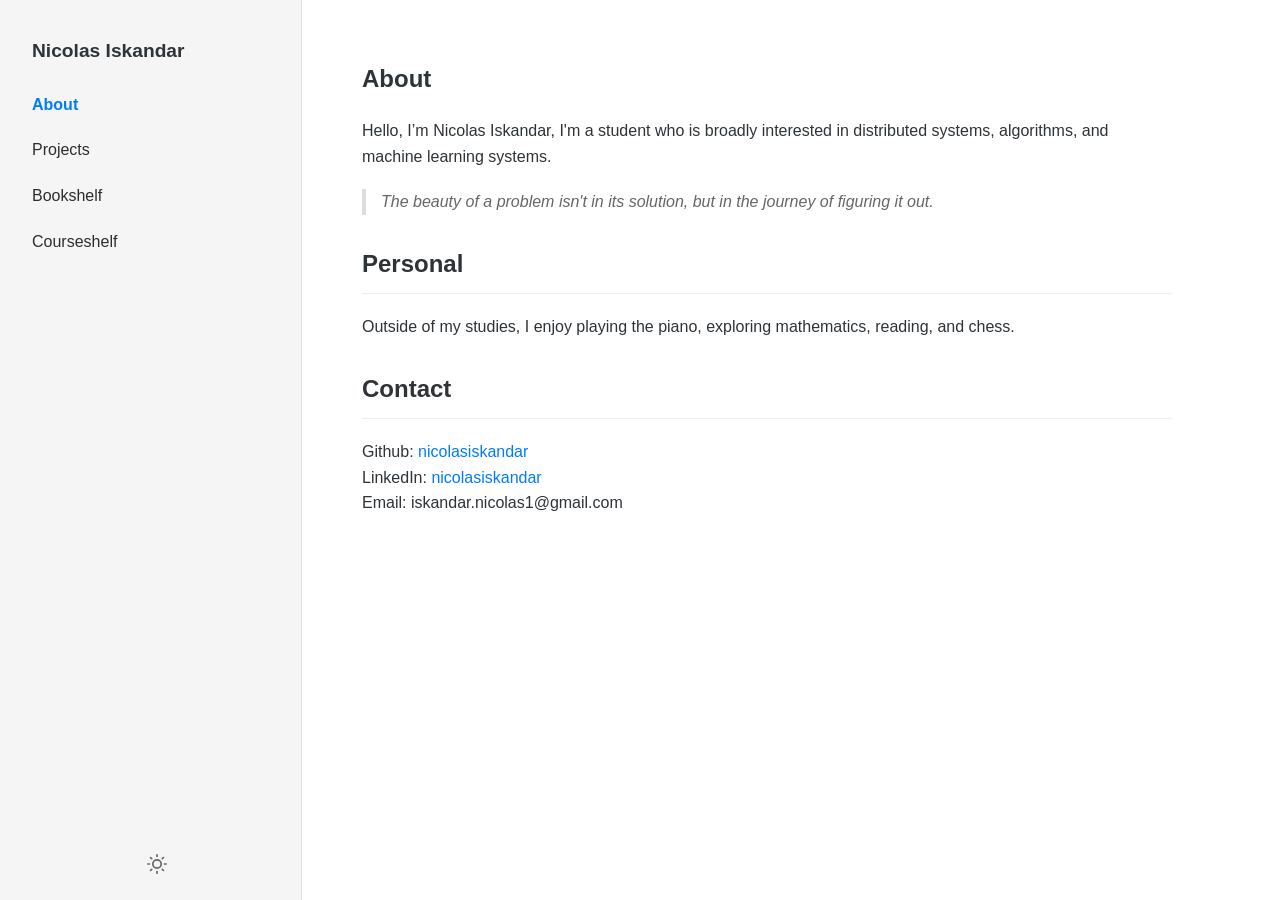
<file: public/about.html>
<!doctype html>
<html lang="en">

<head>
  <meta charset="UTF-8" />
  <meta name="viewport" content="width=device-width, initial-scale=1.0" />
  <title>About - Nicolas Iskandar</title>
  <meta name="color-scheme" content="light dark" />
  <script>
    (function () {
      try {
        var stored = localStorage.getItem("theme");
        document.documentElement.dataset.theme =
          stored === "light" || stored === "dark"
            ? stored
            : (window.matchMedia("(prefers-color-scheme: dark)").matches ? "dark" : "light");
      } catch (e) {}
    })();
  </script>
  <link rel="icon" href="assets/icon.jpg" />
  <link rel="stylesheet" href="style.css" />
</head>

<body>
  <div class="container">
    <div class="mobile-header">
      <button class="burger-menu" aria-label="Toggle navigation">☰</button>
      <a href="about.html" class="mobile-identity">
        <span>Nicolas Iskandar</span>
      </a>
      <button class="theme-toggle" data-theme-toggle type="button" aria-label="Switch to dark mode" aria-pressed="false">
        <svg class="theme-icon theme-icon-sun" viewBox="0 0 24 24" fill="none" stroke="currentColor" stroke-width="2" stroke-linecap="round" stroke-linejoin="round" aria-hidden="true" focusable="false">
          <circle cx="12" cy="12" r="5"></circle>
          <line x1="12" y1="1" x2="12" y2="3"></line>
          <line x1="12" y1="21" x2="12" y2="23"></line>
          <line x1="4.22" y1="4.22" x2="5.64" y2="5.64"></line>
          <line x1="18.36" y1="18.36" x2="19.78" y2="19.78"></line>
          <line x1="1" y1="12" x2="3" y2="12"></line>
          <line x1="21" y1="12" x2="23" y2="12"></line>
          <line x1="4.22" y1="19.78" x2="5.64" y2="18.36"></line>
          <line x1="18.36" y1="5.64" x2="19.78" y2="4.22"></line>
        </svg>
        <svg class="theme-icon theme-icon-moon" viewBox="0 0 24 24" fill="none" stroke="currentColor" stroke-width="2" stroke-linecap="round" stroke-linejoin="round" aria-hidden="true" focusable="false">
          <path d="M21 12.79A9 9 0 1 1 11.21 3 7 7 0 0 0 21 12.79z"></path>
        </svg>
      </button>
    </div>

    <div class="sidebar">
      <div class="desktop-sidebar-header">
        <a href="about.html" class="sidebar-image">
          <span class="sidebar-title">Nicolas Iskandar</span>
        </a>
      </div>
      <div class="nav-links">
        <a href="about.html" class="nav-item active">About</a>
        <a href="projects.html" class="nav-item">Projects</a>
        <a href="bookshelf.html" class="nav-item">Bookshelf</a>
        <a href="courseshelf.html" class="nav-item">Courseshelf</a>
      </div>
      <button class="theme-toggle" data-theme-toggle type="button" aria-label="Switch to dark mode" aria-pressed="false">
        <svg class="theme-icon theme-icon-sun" viewBox="0 0 24 24" fill="none" stroke="currentColor" stroke-width="2" stroke-linecap="round" stroke-linejoin="round" aria-hidden="true" focusable="false">
          <circle cx="12" cy="12" r="5"></circle>
          <line x1="12" y1="1" x2="12" y2="3"></line>
          <line x1="12" y1="21" x2="12" y2="23"></line>
          <line x1="4.22" y1="4.22" x2="5.64" y2="5.64"></line>
          <line x1="18.36" y1="18.36" x2="19.78" y2="19.78"></line>
          <line x1="1" y1="12" x2="3" y2="12"></line>
          <line x1="21" y1="12" x2="23" y2="12"></line>
          <line x1="4.22" y1="19.78" x2="5.64" y2="18.36"></line>
          <line x1="18.36" y1="5.64" x2="19.78" y2="4.22"></line>
        </svg>
        <svg class="theme-icon theme-icon-moon" viewBox="0 0 24 24" fill="none" stroke="currentColor" stroke-width="2" stroke-linecap="round" stroke-linejoin="round" aria-hidden="true" focusable="false">
          <path d="M21 12.79A9 9 0 1 1 11.21 3 7 7 0 0 0 21 12.79z"></path>
        </svg>
      </button>
    </div>
    <div class="main-content">
      <section>
        <h1>About</h1>

        <p>
          Hello, I’m Nicolas Iskandar, I'm a student who is broadly interested
          in distributed systems, algorithms, and machine learning systems.
        </p>

        <blockquote>
          <p>
            The beauty of a problem isn't in its solution, but in the journey
            of figuring it out.
          </p>
        </blockquote>

      </section>

      <section>
        <h2>Personal</h2>
        <p>
          Outside of my studies, I enjoy playing the piano, exploring mathematics, reading, and chess.
        </p>
      </section>

      <section>
        <h2>Contact</h2>
        <p>
          Github:
          <a href="https://github.com/nicolasiskandar" target="_blank">nicolasiskandar</a><br />
          LinkedIn:
          <a href="https://www.linkedin.com/in/nicolasiskandar/" target="_blank">nicolasiskandar</a><br />
          Email: iskandar.nicolas1@gmail.com<br />
        </p>
      </section>
    </div>
  </div>
  <script src="script.js"></script>
</body>

</html>
</file>
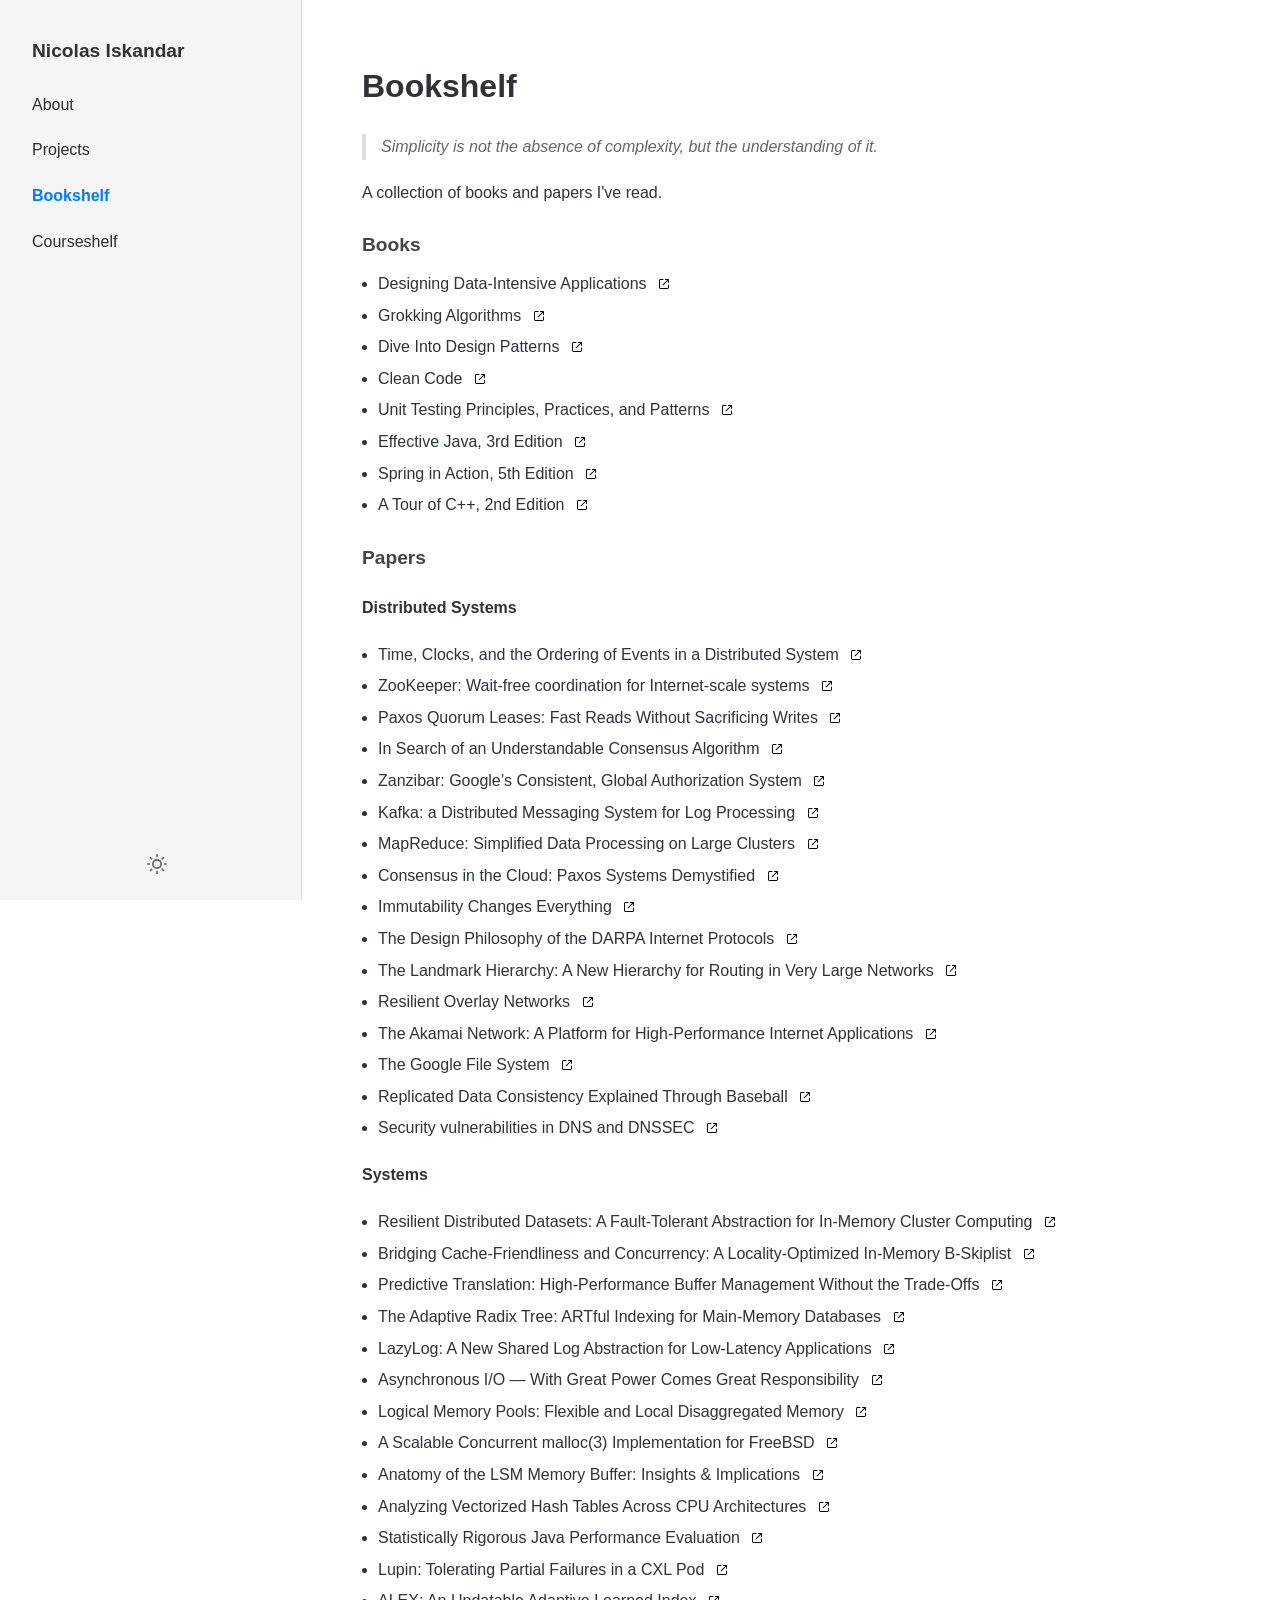
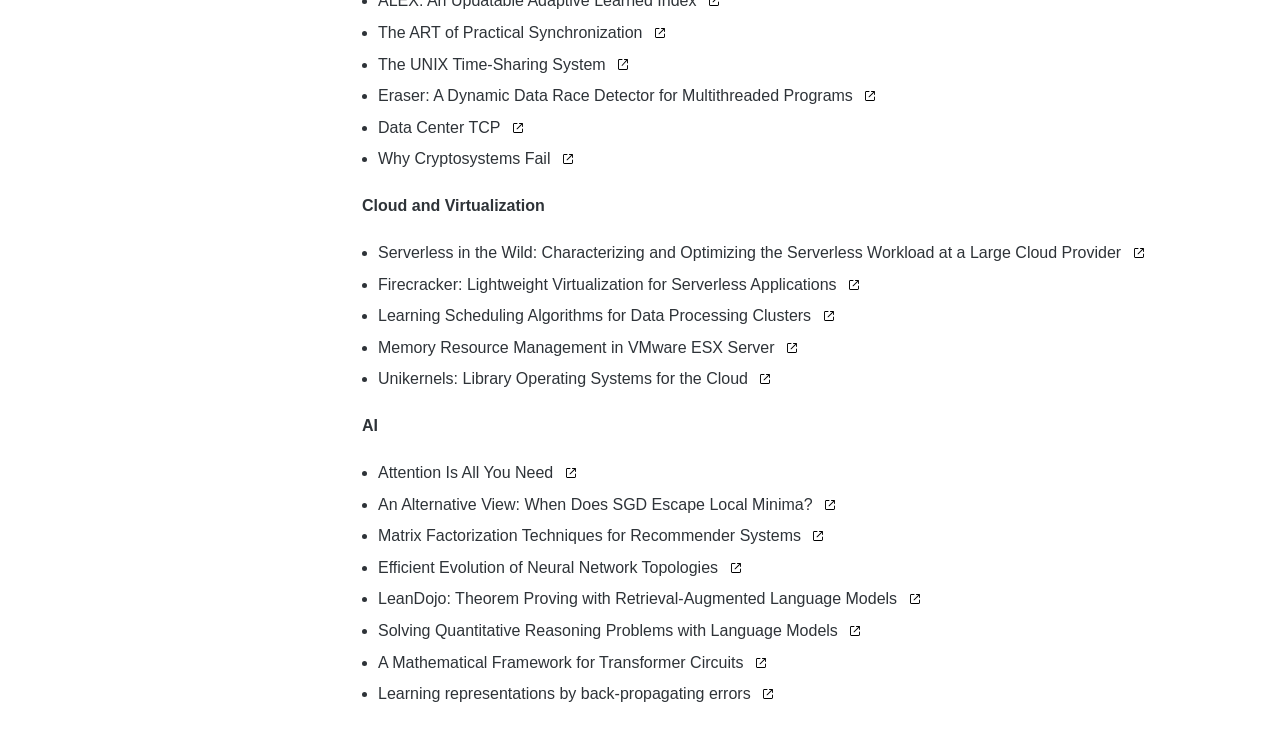
<file: public/bookshelf.html>
<!doctype html>
<html lang="en">

<head>
  <meta charset="UTF-8" />
  <meta name="viewport" content="width=device-width, initial-scale=1.0" />
  <title>Bookshelf - Nicolas Iskandar</title>
  <meta name="color-scheme" content="light dark" />
  <script>
    (function () {
      try {
        var stored = localStorage.getItem("theme");
        document.documentElement.dataset.theme =
          stored === "light" || stored === "dark"
            ? stored
            : (window.matchMedia("(prefers-color-scheme: dark)").matches ? "dark" : "light");
      } catch (e) {}
    })();
  </script>
  <link rel="icon" href="assets/icon.jpg" />
  <link rel="stylesheet" href="style.css" />
</head>

<body>
  <div class="container">
    <div class="mobile-header">
      <button class="burger-menu" aria-label="Toggle navigation">☰</button>
      <a href="about.html" class="mobile-identity">
        <span>Nicolas Iskandar</span>
      </a>
      <button class="theme-toggle" data-theme-toggle type="button" aria-label="Switch to dark mode" aria-pressed="false">
        <svg class="theme-icon theme-icon-sun" viewBox="0 0 24 24" fill="none" stroke="currentColor" stroke-width="2" stroke-linecap="round" stroke-linejoin="round" aria-hidden="true" focusable="false">
          <circle cx="12" cy="12" r="5"></circle>
          <line x1="12" y1="1" x2="12" y2="3"></line>
          <line x1="12" y1="21" x2="12" y2="23"></line>
          <line x1="4.22" y1="4.22" x2="5.64" y2="5.64"></line>
          <line x1="18.36" y1="18.36" x2="19.78" y2="19.78"></line>
          <line x1="1" y1="12" x2="3" y2="12"></line>
          <line x1="21" y1="12" x2="23" y2="12"></line>
          <line x1="4.22" y1="19.78" x2="5.64" y2="18.36"></line>
          <line x1="18.36" y1="5.64" x2="19.78" y2="4.22"></line>
        </svg>
        <svg class="theme-icon theme-icon-moon" viewBox="0 0 24 24" fill="none" stroke="currentColor" stroke-width="2" stroke-linecap="round" stroke-linejoin="round" aria-hidden="true" focusable="false">
          <path d="M21 12.79A9 9 0 1 1 11.21 3 7 7 0 0 0 21 12.79z"></path>
        </svg>
      </button>
    </div>

    <div class="sidebar">
      <div class="desktop-sidebar-header">
        <a href="about.html" class="sidebar-image">
          <span class="sidebar-title">Nicolas Iskandar</span>
        </a>
      </div>
      <div class="nav-links">
        <a href="about.html" class="nav-item">About</a>
        <a href="projects.html" class="nav-item">Projects</a>
        <a href="bookshelf.html" class="nav-item active">Bookshelf</a>
        <a href="courseshelf.html" class="nav-item">Courseshelf</a>
      </div>
      <button class="theme-toggle" data-theme-toggle type="button" aria-label="Switch to dark mode" aria-pressed="false">
        <svg class="theme-icon theme-icon-sun" viewBox="0 0 24 24" fill="none" stroke="currentColor" stroke-width="2" stroke-linecap="round" stroke-linejoin="round" aria-hidden="true" focusable="false">
          <circle cx="12" cy="12" r="5"></circle>
          <line x1="12" y1="1" x2="12" y2="3"></line>
          <line x1="12" y1="21" x2="12" y2="23"></line>
          <line x1="4.22" y1="4.22" x2="5.64" y2="5.64"></line>
          <line x1="18.36" y1="18.36" x2="19.78" y2="19.78"></line>
          <line x1="1" y1="12" x2="3" y2="12"></line>
          <line x1="21" y1="12" x2="23" y2="12"></line>
          <line x1="4.22" y1="19.78" x2="5.64" y2="18.36"></line>
          <line x1="18.36" y1="5.64" x2="19.78" y2="4.22"></line>
        </svg>
        <svg class="theme-icon theme-icon-moon" viewBox="0 0 24 24" fill="none" stroke="currentColor" stroke-width="2" stroke-linecap="round" stroke-linejoin="round" aria-hidden="true" focusable="false">
          <path d="M21 12.79A9 9 0 1 1 11.21 3 7 7 0 0 0 21 12.79z"></path>
        </svg>
      </button>
    </div>
    <div class="main-content">
      <h1>Bookshelf</h1>

      <section>
        <blockquote>
          <p>
            Simplicity is not the absence of complexity, but the understanding
            of it.
          </p>
        </blockquote>

        <!-- CONTENT_START -->
          <p>A collection of books and papers I've read.</p>

          <div class="bookshelf-category">
            <h3>Books</h3>
            <ul class="resource-list">
              <li>
                <span class="resource-name">Designing Data-Intensive Applications</span>
                                <a href="https://www.oreilly.com/library/view/designing-data-intensive-applications/9781491903063/" class="resource-link" target="_blank" title="Open Link">
                  <img src="assets/link.svg" alt="Link" />
                </a>
              </li>
              <li>
                <span class="resource-name">Grokking Algorithms</span>
                                <a href="https://www.oreilly.com/library/view/grokking-algorithms/9781617292231/" class="resource-link" target="_blank" title="Open Link">
                  <img src="assets/link.svg" alt="Link" />
                </a>
              </li>
              <li>
                <span class="resource-name">Dive Into Design Patterns</span>
                                <a href="https://refactoring.guru/design-patterns/book" class="resource-link" target="_blank" title="Open Link">
                  <img src="assets/link.svg" alt="Link" />
                </a>
              </li>
              <li>
                <span class="resource-name">Clean Code</span>
                                <a href="https://www.amazon.com/Clean-Code-Handbook-Software-Craftsmanship/dp/0132350882" class="resource-link" target="_blank" title="Open Link">
                  <img src="assets/link.svg" alt="Link" />
                </a>
              </li>
              <li>
                <span class="resource-name">Unit Testing Principles, Practices, and Patterns</span>
                                <a href="https://www.oreilly.com/library/view/unit-testing-principles/9781617296277/" class="resource-link" target="_blank" title="Open Link">
                  <img src="assets/link.svg" alt="Link" />
                </a>
              </li>
              <li>
                <span class="resource-name">Effective Java, 3rd Edition</span>
                                <a href="https://www.oreilly.com/library/view/effective-java-3rd/9780134686097/" class="resource-link" target="_blank" title="Open Link">
                  <img src="assets/link.svg" alt="Link" />
                </a>
              </li>
              <li>
                <span class="resource-name">Spring in Action, 5th Edition</span>
                                <a href="https://www.oreilly.com/library/view/spring-in-action/9781617294945/" class="resource-link" target="_blank" title="Open Link">
                  <img src="assets/link.svg" alt="Link" />
                </a>
              </li>
              <li>
                <span class="resource-name">A Tour of C++, 2nd Edition</span>
                                <a href="https://www.oreilly.com/library/view/a-tour-of/9780134998053/" class="resource-link" target="_blank" title="Open Link">
                  <img src="assets/link.svg" alt="Link" />
                </a>
              </li>
            </ul>
          </div>

          <div class="bookshelf-category">
            <h3>Papers</h3>

            <h4>Distributed Systems</h4>
            <ul class="resource-list">
              <li>
                <span class="resource-name">Time, Clocks, and the Ordering of Events in a Distributed System</span>
                                <a href="https://www.microsoft.com/en-us/research/uploads/prod/2016/12/Time-Clocks-and-the-Ordering-of-Events-in-a-Distributed-System.pdf" class="resource-link" target="_blank" title="Open Link">
                  <img src="assets/link.svg" alt="Link" />
                </a>
              </li>
              <li>
                <span class="resource-name">ZooKeeper: Wait-free coordination for Internet-scale systems</span>
                                <a href="https://www.usenix.org/legacy/event/atc10/tech/full_papers/Hunt.pdf" class="resource-link" target="_blank" title="Open Link">
                  <img src="assets/link.svg" alt="Link" />
                </a>
              </li>
              <li>
                <span class="resource-name">Paxos Quorum Leases: Fast Reads Without Sacrificing Writes</span>
                                <a href="https://dl.acm.org/doi/10.1145/2670979.2671001" class="resource-link" target="_blank" title="Open Link">
                  <img src="assets/link.svg" alt="Link" />
                </a>
              </li>
              <li>
                <span class="resource-name">In Search of an Understandable Consensus Algorithm</span>
                                <a href="https://raft.github.io/raft.pdf" class="resource-link" target="_blank" title="Open Link">
                  <img src="assets/link.svg" alt="Link" />
                </a>
              </li>
              <li>
                <span class="resource-name">Zanzibar: Google’s Consistent, Global Authorization System</span>
                                <a href="https://zanzibar.tech/" class="resource-link" target="_blank" title="Open Link">
                  <img src="assets/link.svg" alt="Link" />
                </a>
              </li>
              <li>
                <span class="resource-name">Kafka: a Distributed Messaging System for Log Processing</span>
                                <a href="https://notes.stephenholiday.com/Kafka.pdf" class="resource-link" target="_blank" title="Open Link">
                  <img src="assets/link.svg" alt="Link" />
                </a>
              </li>
              <li>
                <span class="resource-name">MapReduce: Simplified Data Processing on Large Clusters</span>
                                <a href="https://static.googleusercontent.com/media/research.google.com/en//archive/mapreduce-osdi04.pdf" class="resource-link" target="_blank" title="Open Link">
                  <img src="assets/link.svg" alt="Link" />
                </a>
              </li>
              <li>
                <span class="resource-name">Consensus in the Cloud: Paxos Systems Demystified</span>
                                <a href="https://cse.buffalo.edu/tech-reports/2016-02.orig.pdf" class="resource-link" target="_blank" title="Open Link">
                  <img src="assets/link.svg" alt="Link" />
                </a>
              </li>
              <li>
                <span class="resource-name">Immutability Changes Everything</span>
                                <a href="https://dl.acm.org/doi/pdf/10.1145/2844112" class="resource-link" target="_blank" title="Open Link">
                  <img src="assets/link.svg" alt="Link" />
                </a>
              </li>
              <li>
                <span class="resource-name">The Design Philosophy of the DARPA Internet Protocols</span>
                                <a href="http://ccr.sigcomm.org/archive/1995/jan95/ccr-9501-clark.pdf" class="resource-link" target="_blank" title="Open Link">
                  <img src="assets/link.svg" alt="Link" />
                </a>
              </li>
              <li>
                <span class="resource-name">The Landmark Hierarchy: A New Hierarchy for Routing in Very Large Networks</span>
                                <a href="https://www.cs.cornell.edu/people/francis/p35-tsuchiya.pdf" class="resource-link" target="_blank" title="Open Link">
                  <img src="assets/link.svg" alt="Link" />
                </a>
              </li>
              <li>
                <span class="resource-name">Resilient Overlay Networks</span>
                                <a href="https://web.archive.org/web/20251226045727/http://nms.lcs.mit.edu/papers/ron-sosp2001.pdf" class="resource-link" target="_blank" title="Open Link">
                  <img src="assets/link.svg" alt="Link" />
                </a>
              </li>
              <li>
                <span class="resource-name">The Akamai Network: A Platform for High-Performance Internet Applications</span>
                                <a href="https://www.akamai.com/site/en/documents/research-paper/the-akamai-network-a-platform-for-high-performance-internet-applications-technical-publication.pdf" class="resource-link" target="_blank" title="Open Link">
                  <img src="assets/link.svg" alt="Link" />
                </a>
              </li>
              <li>
                <span class="resource-name">The Google File System</span>
                                <a href="https://static.googleusercontent.com/media/research.google.com/en//archive/gfs-sosp2003.pdf" class="resource-link" target="_blank" title="Open Link">
                  <img src="assets/link.svg" alt="Link" />
                </a>
              </li>
              <li>
                <span class="resource-name">Replicated Data Consistency Explained Through Baseball</span>
                                <a href="https://www.microsoft.com/en-us/research/wp-content/uploads/2011/10/ConsistencyAndBaseballReport.pdf" class="resource-link" target="_blank" title="Open Link">
                  <img src="assets/link.svg" alt="Link" />
                </a>
              </li>
              <li>
                <span class="resource-name">Security vulnerabilities in DNS and DNSSEC</span>
                                <a href="http://www.chrismitchell.net/svidad.pdf" class="resource-link" target="_blank" title="Open Link">
                  <img src="assets/link.svg" alt="Link" />
                </a>
              </li>
            </ul>

            <h4>Systems</h4>
            <ul class="resource-list">
              <li>
                <span class="resource-name">Resilient Distributed Datasets: A Fault-Tolerant Abstraction for In-Memory Cluster Computing</span>
                                <a href="https://www.usenix.org/system/files/conference/nsdi12/nsdi12-final138.pdf" class="resource-link" target="_blank" title="Open Link">
                  <img src="assets/link.svg" alt="Link" />
                </a>
              </li>
              <li>
                <span class="resource-name">Bridging Cache-Friendliness and Concurrency: A Locality-Optimized In-Memory B-Skiplist</span>
                                <a href="https://arxiv.org/pdf/2507.21492v3" class="resource-link" target="_blank" title="Open Link">
                  <img src="assets/link.svg" alt="Link" />
                </a>
              </li>
              <li>
                <span class="resource-name">Predictive Translation: High-Performance Buffer Management Without the Trade-Offs</span>
                                <a href="https://db.in.tum.de/people/sites/zinsmeister/papers/predictive-translation.pdf" class="resource-link" target="_blank" title="Open Link">
                  <img src="assets/link.svg" alt="Link" />
                </a>
              </li>
              <li>
                <span class="resource-name">The Adaptive Radix Tree: ARTful Indexing for Main-Memory Databases</span>
                                <a href="https://db.in.tum.de/~leis/papers/ART.pdf" class="resource-link" target="_blank" title="Open Link">
                  <img src="assets/link.svg" alt="Link" />
                </a>
              </li>
              <li>
                <span class="resource-name">LazyLog: A New Shared Log Abstraction for Low-Latency Applications</span>
                                <a href="https://dassl-uiuc.github.io/pdfs/papers/lazylog.pdf" class="resource-link" target="_blank" title="Open Link">
                  <img src="assets/link.svg" alt="Link" />
                </a>
              </li>
              <li>
                <span class="resource-name">Asynchronous I/O — With Great Power Comes Great Responsibility</span>
                                <a href="https://arxiv.org/pdf/2411.16254" class="resource-link" target="_blank" title="Open Link">
                  <img src="assets/link.svg" alt="Link" />
                </a>
              </li>
              <li>
                <span class="resource-name">Logical Memory Pools: Flexible and Local Disaggregated Memory</span>
                                <a href="https://conferences.sigcomm.org/hotnets/2023/papers/hotnets23_amaro.pdf" class="resource-link" target="_blank" title="Open Link">
                  <img src="assets/link.svg" alt="Link" />
                </a>
              </li>
              <li>
                <span class="resource-name">A Scalable Concurrent malloc(3) Implementation for FreeBSD</span>
                                <a href="https://people.freebsd.org/~jasone/jemalloc/bsdcan2006/jemalloc.pdf" class="resource-link" target="_blank" title="Open Link">
                  <img src="assets/link.svg" alt="Link" />
                </a>
              </li>
              <li>
                <span class="resource-name">Anatomy of the LSM Memory Buffer: Insights & Implications</span>
                                <a href="https://dl.acm.org/doi/pdf/10.1145/3662165.3662766" class="resource-link" target="_blank" title="Open Link">
                  <img src="assets/link.svg" alt="Link" />
                </a>
              </li>
              <li>
                <span class="resource-name">Analyzing Vectorized Hash Tables Across CPU Architectures</span>
                                <a href="https://www.vldb.org/pvldb/vol16/p2755-bother.pdf" class="resource-link" target="_blank" title="Open Link">
                  <img src="assets/link.svg" alt="Link" />
                </a>
              </li>
              <li>
                <span class="resource-name">Statistically Rigorous Java Performance Evaluation</span>
                                <a href="https://dri.es/files/oopsla07-georges.pdf" class="resource-link" target="_blank" title="Open Link">
                  <img src="assets/link.svg" alt="Link" />
                </a>
              </li>
              <li>
                <span class="resource-name">Lupin: Tolerating Partial Failures in a CXL Pod</span>
                                <a href="https://www.cs.utexas.edu/~witchel/pubs/zhu24dimes-lupin.pdf" class="resource-link" target="_blank" title="Open Link">
                  <img src="assets/link.svg" alt="Link" />
                </a>
              </li>
              <li>
                <span class="resource-name">ALEX: An Updatable Adaptive Learned Index</span>
                                <a href="https://arxiv.org/pdf/1905.08898" class="resource-link" target="_blank" title="Open Link">
                  <img src="assets/link.svg" alt="Link" />
                </a>
              </li>
              <li>
                <span class="resource-name">The ART of Practical Synchronization</span>
                                <a href="https://db.in.tum.de/~leis/papers/artsync.pdf" class="resource-link" target="_blank" title="Open Link">
                  <img src="assets/link.svg" alt="Link" />
                </a>
              </li>
              <li>
                <span class="resource-name">The UNIX Time-Sharing System</span>
                                <a href="https://people.eecs.berkeley.edu/~brewer/cs262/unix.pdf" class="resource-link" target="_blank" title="Open Link">
                  <img src="assets/link.svg" alt="Link" />
                </a>
              </li>
              <li>
                <span class="resource-name">Eraser: A Dynamic Data Race Detector for Multithreaded Programs</span>
                                <a href="https://cseweb.ucsd.edu/~savage/papers/Tocs97.pdf" class="resource-link" target="_blank" title="Open Link">
                  <img src="assets/link.svg" alt="Link" />
                </a>
              </li>
              <li>
                <span class="resource-name">Data Center TCP</span>
                                <a href="https://people.csail.mit.edu/alizadeh/papers/dctcp-sigcomm10.pdf" class="resource-link" target="_blank" title="Open Link">
                  <img src="assets/link.svg" alt="Link" />
                </a>
              </li>
              <li>
                <span class="resource-name">Why Cryptosystems Fail</span>
                                <a href="https://www.cl.cam.ac.uk/archive/rja14/Papers/wcf.pdf" class="resource-link" target="_blank" title="Open Link">
                  <img src="assets/link.svg" alt="Link" />
                </a>
              </li>
            </ul>

            <h4>Cloud and Virtualization</h4>
            <ul class="resource-list">
              <li>
                <span class="resource-name">Serverless in the Wild: Characterizing and Optimizing the Serverless Workload at a Large Cloud Provider</span>
                                <a href="https://files.usenix.org/s3fs-public/cdn/atc20-shahrad.pdf" class="resource-link" target="_blank" title="Open Link">
                  <img src="assets/link.svg" alt="Link" />
                </a>
              </li>
              <li>
                <span class="resource-name">Firecracker: Lightweight Virtualization for Serverless Applications</span>
                                <a href="https://files.usenix.org/s3fs-public/cdn/nsdi20-paper-agache.pdf" class="resource-link" target="_blank" title="Open Link">
                  <img src="assets/link.svg" alt="Link" />
                </a>
              </li>
              <li>
                <span class="resource-name">Learning Scheduling Algorithms for Data Processing Clusters</span>
                                <a href="https://dl.acm.org/doi/pdf/10.1145/3341302.3342080" class="resource-link" target="_blank" title="Open Link">
                  <img src="assets/link.svg" alt="Link" />
                </a>
              </li>
              <li>
                <span class="resource-name">Memory Resource Management in VMware ESX Server</span>
                                <a href="https://www.waldspurger.org/carl/papers/esx-mem-osdi02.pdf" class="resource-link" target="_blank" title="Open Link">
                  <img src="assets/link.svg" alt="Link" />
                </a>
              </li>
              <li>
                <span class="resource-name">Unikernels: Library Operating Systems for the Cloud</span>
                                <a href="https://mort.io/publications/pdf/asplos13-unikernels.pdf" class="resource-link" target="_blank" title="Open Link">
                  <img src="assets/link.svg" alt="Link" />
                </a>
              </li>
            </ul>

            <h4>AI</h4>
            <ul class="resource-list">
              <li>
                <span class="resource-name">Attention Is All You Need</span>
                                <a href="https://arxiv.org/abs/1706.03762" class="resource-link" target="_blank" title="Open Link">
                  <img src="assets/link.svg" alt="Link" />
                </a>
              </li>
              <li>
                <span class="resource-name">An Alternative View: When Does SGD Escape Local Minima?</span>
                                <a href="https://arxiv.org/abs/1802.06175" class="resource-link" target="_blank" title="Open Link">
                  <img src="assets/link.svg" alt="Link" />
                </a>
              </li>
              <li>
                <span class="resource-name">Matrix Factorization Techniques for Recommender Systems</span>
                                <a href="https://datajobs.com/data-science-repo/Recommender-Systems-[Netflix].pdf" class="resource-link" target="_blank" title="Open Link">
                  <img src="assets/link.svg" alt="Link" />
                </a>
              </li>
              <li>
                <span class="resource-name">Efficient Evolution of Neural Network Topologies</span>
                                <a href="https://nn.cs.utexas.edu/downloads/papers/stanley.cec02.pdf" class="resource-link" target="_blank" title="Open Link">
                  <img src="assets/link.svg" alt="Link" />
                </a>
              </li>
              <li>
                <span class="resource-name">LeanDojo: Theorem Proving with Retrieval-Augmented Language Models</span>
                                <a href="https://arxiv.org/abs/2306.15626" class="resource-link" target="_blank" title="Open Link">
                  <img src="assets/link.svg" alt="Link" />
                </a>
              </li>
              <li>
                <span class="resource-name">Solving Quantitative Reasoning Problems with Language Models</span>
                                <a href="https://arxiv.org/abs/2206.14858" class="resource-link" target="_blank" title="Open Link">
                  <img src="assets/link.svg" alt="Link" />
                </a>
              </li>
              <li>
                <span class="resource-name">A Mathematical Framework for Transformer Circuits</span>
                                <a href="https://transformer-circuits.pub/2021/framework/index.html" class="resource-link" target="_blank" title="Open Link">
                  <img src="assets/link.svg" alt="Link" />
                </a>
              </li>
              <li>
                <span class="resource-name">Learning representations by back-propagating errors</span>
                                <a href="https://www.iro.umontreal.ca/~vincentp/ift3395/lectures/backprop_old.pdf" class="resource-link" target="_blank" title="Open Link">
                  <img src="assets/link.svg" alt="Link" />
                </a>
              </li>
            </ul>
          </div>
          <!-- CONTENT_END -->
      </section>
    </div>
  </div>
  <script src="script.js"></script>
</body>

</html>
</file>
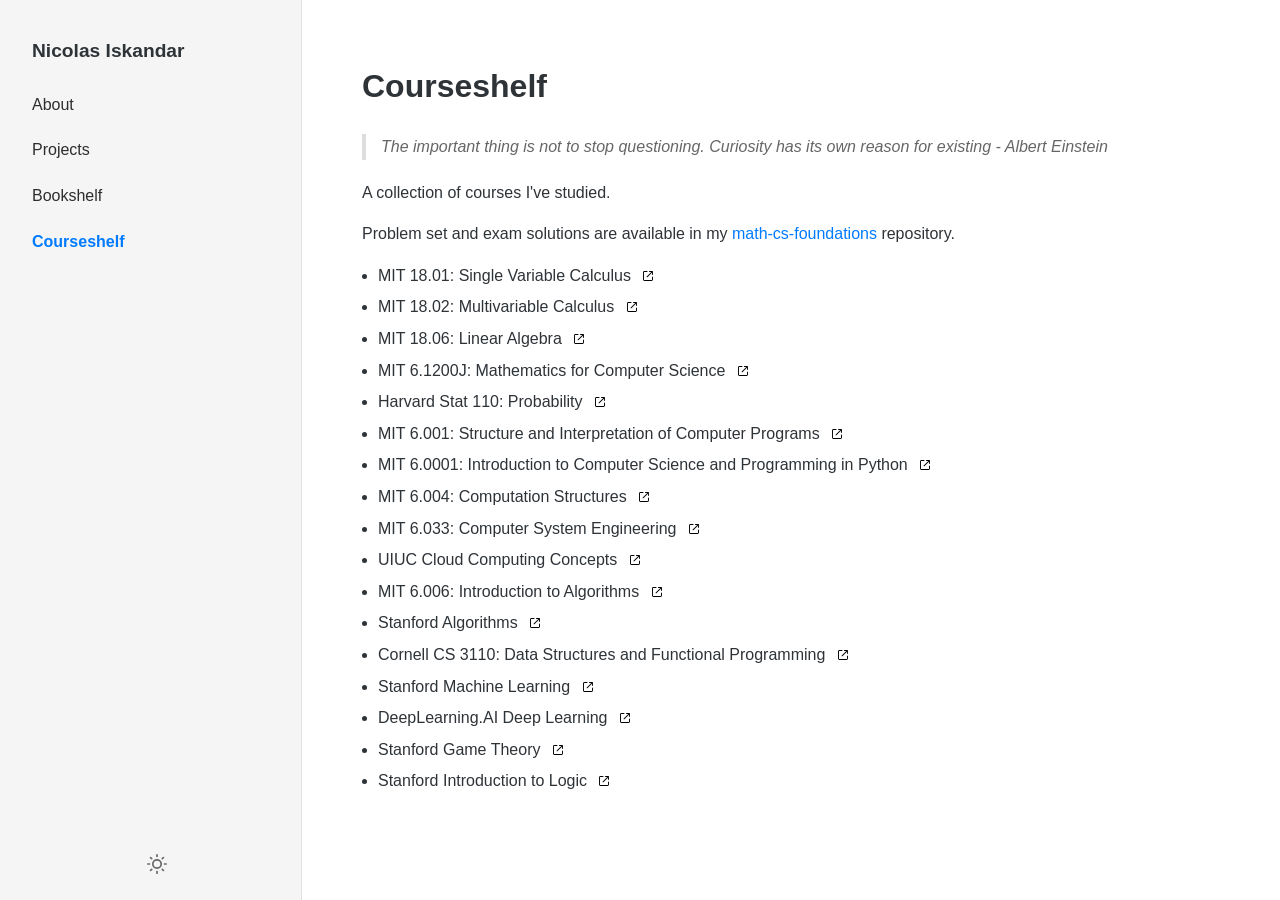
<file: public/courseshelf.html>
<!doctype html>
<html lang="en">

<head>
  <meta charset="UTF-8" />
  <meta name="viewport" content="width=device-width, initial-scale=1.0" />
  <title>Courseshelf - Nicolas Iskandar</title>
  <meta name="color-scheme" content="light dark" />
  <script>
    (function () {
      try {
        var stored = localStorage.getItem("theme");
        document.documentElement.dataset.theme =
          stored === "light" || stored === "dark"
            ? stored
            : (window.matchMedia("(prefers-color-scheme: dark)").matches ? "dark" : "light");
      } catch (e) {}
    })();
  </script>
  <link rel="icon" href="assets/icon.jpg" />
  <link rel="stylesheet" href="style.css" />
</head>

<body>
  <div class="container">
    <div class="mobile-header">
      <button class="burger-menu" aria-label="Toggle navigation">☰</button>
      <a href="about.html" class="mobile-identity">
        <span>Nicolas Iskandar</span>
      </a>
      <button class="theme-toggle" data-theme-toggle type="button" aria-label="Switch to dark mode" aria-pressed="false">
        <svg class="theme-icon theme-icon-sun" viewBox="0 0 24 24" fill="none" stroke="currentColor" stroke-width="2" stroke-linecap="round" stroke-linejoin="round" aria-hidden="true" focusable="false">
          <circle cx="12" cy="12" r="5"></circle>
          <line x1="12" y1="1" x2="12" y2="3"></line>
          <line x1="12" y1="21" x2="12" y2="23"></line>
          <line x1="4.22" y1="4.22" x2="5.64" y2="5.64"></line>
          <line x1="18.36" y1="18.36" x2="19.78" y2="19.78"></line>
          <line x1="1" y1="12" x2="3" y2="12"></line>
          <line x1="21" y1="12" x2="23" y2="12"></line>
          <line x1="4.22" y1="19.78" x2="5.64" y2="18.36"></line>
          <line x1="18.36" y1="5.64" x2="19.78" y2="4.22"></line>
        </svg>
        <svg class="theme-icon theme-icon-moon" viewBox="0 0 24 24" fill="none" stroke="currentColor" stroke-width="2" stroke-linecap="round" stroke-linejoin="round" aria-hidden="true" focusable="false">
          <path d="M21 12.79A9 9 0 1 1 11.21 3 7 7 0 0 0 21 12.79z"></path>
        </svg>
      </button>
    </div>

    <div class="sidebar">
      <div class="desktop-sidebar-header">
        <a href="about.html" class="sidebar-image">
          <span class="sidebar-title">Nicolas Iskandar</span>
        </a>
      </div>
      <div class="nav-links">
        <a href="about.html" class="nav-item">About</a>
        <a href="projects.html" class="nav-item">Projects</a>
        <a href="bookshelf.html" class="nav-item">Bookshelf</a>
        <a href="courseshelf.html" class="nav-item active">Courseshelf</a>
      </div>
      <button class="theme-toggle" data-theme-toggle type="button" aria-label="Switch to dark mode" aria-pressed="false">
        <svg class="theme-icon theme-icon-sun" viewBox="0 0 24 24" fill="none" stroke="currentColor" stroke-width="2" stroke-linecap="round" stroke-linejoin="round" aria-hidden="true" focusable="false">
          <circle cx="12" cy="12" r="5"></circle>
          <line x1="12" y1="1" x2="12" y2="3"></line>
          <line x1="12" y1="21" x2="12" y2="23"></line>
          <line x1="4.22" y1="4.22" x2="5.64" y2="5.64"></line>
          <line x1="18.36" y1="18.36" x2="19.78" y2="19.78"></line>
          <line x1="1" y1="12" x2="3" y2="12"></line>
          <line x1="21" y1="12" x2="23" y2="12"></line>
          <line x1="4.22" y1="19.78" x2="5.64" y2="18.36"></line>
          <line x1="18.36" y1="5.64" x2="19.78" y2="4.22"></line>
        </svg>
        <svg class="theme-icon theme-icon-moon" viewBox="0 0 24 24" fill="none" stroke="currentColor" stroke-width="2" stroke-linecap="round" stroke-linejoin="round" aria-hidden="true" focusable="false">
          <path d="M21 12.79A9 9 0 1 1 11.21 3 7 7 0 0 0 21 12.79z"></path>
        </svg>
      </button>
    </div>
    <div class="main-content">
      <h1>Courseshelf</h1>

      <section>
        <blockquote>
          <p>
            The important thing is not to stop questioning. Curiosity
            has its own reason for existing - Albert Einstein
          </p>
        </blockquote>

        <p>A collection of courses I've studied.</p>
        <p>
          Problem set and exam solutions are available in my
          <a href="https://github.com/nicolasiskandar/math-cs-foundations" target="_blank">math-cs-foundations</a>
          repository.
        </p>

        <!-- CONTENT_START -->
            <ul class="resource-list">
              <li>
                <span class="resource-name">MIT 18.01: Single Variable Calculus</span>
                                <a href="https://ocw.mit.edu/courses/18-01-single-variable-calculus-fall-2006/" class="resource-link" target="_blank" title="Open Link">
                  <img src="assets/link.svg" alt="Link" />
                </a>
              </li>
              <li>
                <span class="resource-name">MIT 18.02: Multivariable Calculus</span>
                                <a href="https://ocw.mit.edu/courses/18-02-multivariable-calculus-fall-2007/" class="resource-link" target="_blank" title="Open Link">
                  <img src="assets/link.svg" alt="Link" />
                </a>
              </li>
              <li>
                <span class="resource-name">MIT 18.06: Linear Algebra</span>
                                <a href="https://ocw.mit.edu/courses/18-06sc-linear-algebra-fall-2011/" class="resource-link" target="_blank" title="Open Link">
                  <img src="assets/link.svg" alt="Link" />
                </a>
              </li>
              <li>
                <span class="resource-name">MIT 6.1200J: Mathematics for Computer Science</span>
                                <a href="https://ocw.mit.edu/courses/6-1200j-mathematics-for-computer-science-spring-2024/" class="resource-link" target="_blank" title="Open Link">
                  <img src="assets/link.svg" alt="Link" />
                </a>
              </li>
              <li>
                <span class="resource-name">Harvard Stat 110: Probability</span>
                                <a href="https://stat110.hsites.harvard.edu/" class="resource-link" target="_blank" title="Open Link">
                  <img src="assets/link.svg" alt="Link" />
                </a>
              </li>
              <li>
                <span class="resource-name">MIT 6.001: Structure and Interpretation of Computer Programs</span>
                                <a href="https://ocw.mit.edu/courses/6-001-structure-and-interpretation-of-computer-programs-spring-2005/" class="resource-link" target="_blank" title="Open Link">
                  <img src="assets/link.svg" alt="Link" />
                </a>
              </li>
              <li>
                <span class="resource-name">MIT 6.0001: Introduction to Computer Science and Programming in Python</span>
                                <a href="https://ocw.mit.edu/courses/6-0001-introduction-to-computer-science-and-programming-in-python-fall-2016/" class="resource-link" target="_blank" title="Open Link">
                  <img src="assets/link.svg" alt="Link" />
                </a>
              </li>
              <li>
                <span class="resource-name">MIT 6.004: Computation Structures</span>
                                <a href="https://ocw.mit.edu/courses/6-004-computation-structures-spring-2017/" class="resource-link" target="_blank" title="Open Link">
                  <img src="assets/link.svg" alt="Link" />
                </a>
              </li>
              <li>
                <span class="resource-name">MIT 6.033: Computer System Engineering</span>
                                <a href="https://ocw.mit.edu/courses/6-033-computer-system-engineering-spring-2018/" class="resource-link" target="_blank" title="Open Link">
                  <img src="assets/link.svg" alt="Link" />
                </a>
              </li>
              <li>
                <span class="resource-name">UIUC Cloud Computing Concepts</span>
                                <a href="https://www.coursera.org/learn/cloud-computing" class="resource-link" target="_blank" title="Open Link">
                  <img src="assets/link.svg" alt="Link" />
                </a>
              </li>
              <li>
                <span class="resource-name">MIT 6.006: Introduction to Algorithms</span>
                                <a href="https://ocw.mit.edu/courses/6-006-introduction-to-algorithms-spring-2020/" class="resource-link" target="_blank" title="Open Link">
                  <img src="assets/link.svg" alt="Link" />
                </a>
              </li>
              <li>
                <span class="resource-name">Stanford Algorithms</span>
                                <a href="https://www.coursera.org/specializations/algorithms/" class="resource-link" target="_blank" title="Open Link">
                  <img src="assets/link.svg" alt="Link" />
                </a>
              </li>
              <li>
                <span class="resource-name">Cornell CS 3110: Data Structures and Functional Programming</span>
                                <a href="https://cs3110.github.io/textbook/cover.html" class="resource-link" target="_blank" title="Open Link">
                  <img src="assets/link.svg" alt="Link" />
                </a>
              </li>
              <li>
                <span class="resource-name">Stanford Machine Learning</span>
                                <a href="https://www.coursera.org/specializations/machine-learning-introduction" class="resource-link" target="_blank" title="Open Link">
                  <img src="assets/link.svg" alt="Link" />
                </a>
              </li>
              <li>
                <span class="resource-name">DeepLearning.AI Deep Learning</span>
                                <a href="https://www.coursera.org/specializations/deep-learning" class="resource-link" target="_blank" title="Open Link">
                  <img src="assets/link.svg" alt="Link" />
                </a>
              </li>
              <li>
                <span class="resource-name">Stanford Game Theory</span>
                                <a href="https://www.coursera.org/specializations/game-theory" class="resource-link" target="_blank" title="Open Link">
                  <img src="assets/link.svg" alt="Link" />
                </a>
              </li>
              <li>
                <span class="resource-name">Stanford Introduction to Logic</span>
                                <a href="https://www.coursera.org/learn/logic-introduction" class="resource-link" target="_blank" title="Open Link">
                  <img src="assets/link.svg" alt="Link" />
                </a>
              </li>
            </ul>
          <!-- CONTENT_END -->
      </section>
    </div>
  </div>
  <script src="script.js"></script>
</body>

</html>
</file>
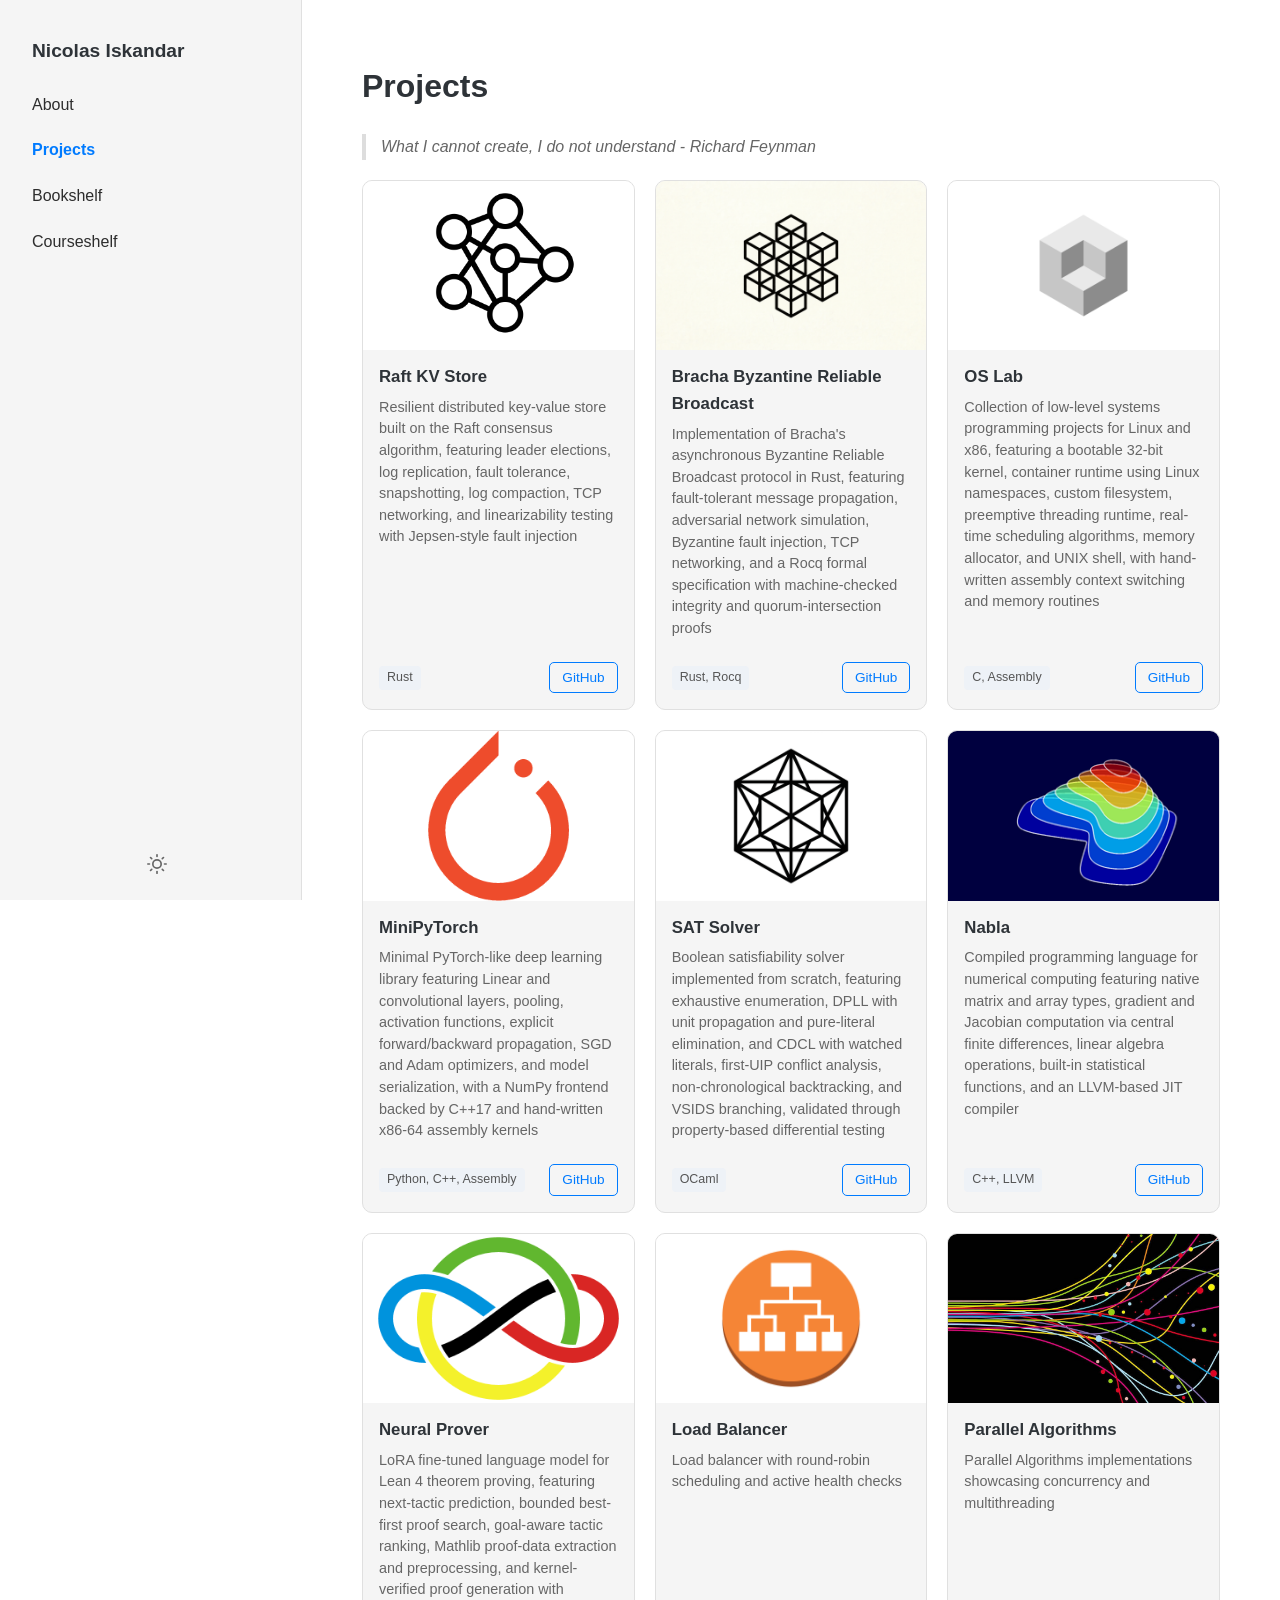
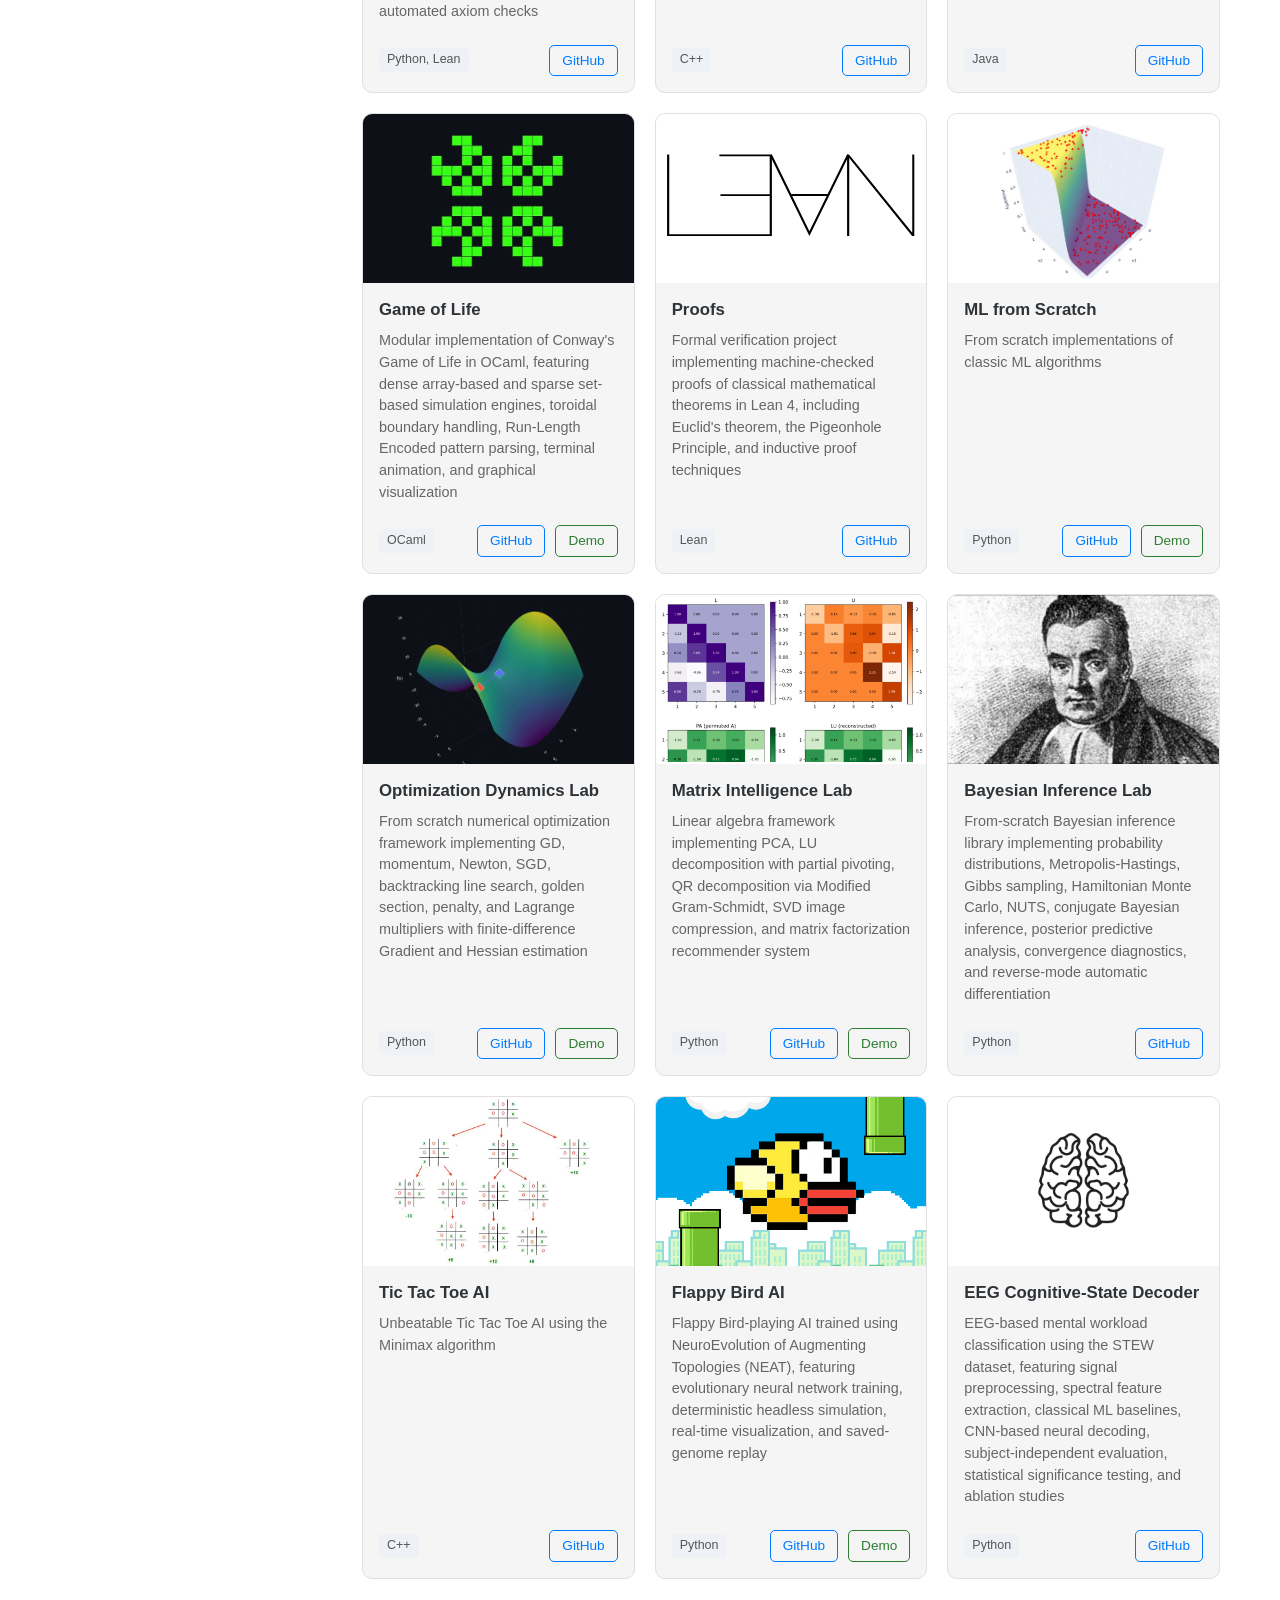
<file: public/projects.html>
<!doctype html>
<html lang="en">

<head>
  <meta charset="UTF-8" />
  <meta name="viewport" content="width=device-width, initial-scale=1.0" />
  <title>Projects - Nicolas Iskandar</title>
  <meta name="color-scheme" content="light dark" />
  <script>
    (function () {
      try {
        var stored = localStorage.getItem("theme");
        document.documentElement.dataset.theme =
          stored === "light" || stored === "dark"
            ? stored
            : (window.matchMedia("(prefers-color-scheme: dark)").matches ? "dark" : "light");
      } catch (e) {}
    })();
  </script>
  <link rel="icon" href="assets/icon.jpg" />
  <link rel="stylesheet" href="style.css" />
</head>

<body>
  <div class="container">
    <div class="mobile-header">
      <button class="burger-menu" aria-label="Toggle navigation">☰</button>
      <a href="about.html" class="mobile-identity">
        <span>Nicolas Iskandar</span>
      </a>
      <button class="theme-toggle" data-theme-toggle type="button" aria-label="Switch to dark mode" aria-pressed="false">
        <svg class="theme-icon theme-icon-sun" viewBox="0 0 24 24" fill="none" stroke="currentColor" stroke-width="2" stroke-linecap="round" stroke-linejoin="round" aria-hidden="true" focusable="false">
          <circle cx="12" cy="12" r="5"></circle>
          <line x1="12" y1="1" x2="12" y2="3"></line>
          <line x1="12" y1="21" x2="12" y2="23"></line>
          <line x1="4.22" y1="4.22" x2="5.64" y2="5.64"></line>
          <line x1="18.36" y1="18.36" x2="19.78" y2="19.78"></line>
          <line x1="1" y1="12" x2="3" y2="12"></line>
          <line x1="21" y1="12" x2="23" y2="12"></line>
          <line x1="4.22" y1="19.78" x2="5.64" y2="18.36"></line>
          <line x1="18.36" y1="5.64" x2="19.78" y2="4.22"></line>
        </svg>
        <svg class="theme-icon theme-icon-moon" viewBox="0 0 24 24" fill="none" stroke="currentColor" stroke-width="2" stroke-linecap="round" stroke-linejoin="round" aria-hidden="true" focusable="false">
          <path d="M21 12.79A9 9 0 1 1 11.21 3 7 7 0 0 0 21 12.79z"></path>
        </svg>
      </button>
    </div>

    <div class="sidebar">
      <div class="desktop-sidebar-header">
        <a href="about.html" class="sidebar-image">
          <span class="sidebar-title">Nicolas Iskandar</span>
        </a>
      </div>
      <div class="nav-links">
        <a href="about.html" class="nav-item">About</a>
        <a href="projects.html" class="nav-item active">Projects</a>
        <a href="bookshelf.html" class="nav-item">Bookshelf</a>
        <a href="courseshelf.html" class="nav-item">Courseshelf</a>
      </div>
      <button class="theme-toggle" data-theme-toggle type="button" aria-label="Switch to dark mode" aria-pressed="false">
        <svg class="theme-icon theme-icon-sun" viewBox="0 0 24 24" fill="none" stroke="currentColor" stroke-width="2" stroke-linecap="round" stroke-linejoin="round" aria-hidden="true" focusable="false">
          <circle cx="12" cy="12" r="5"></circle>
          <line x1="12" y1="1" x2="12" y2="3"></line>
          <line x1="12" y1="21" x2="12" y2="23"></line>
          <line x1="4.22" y1="4.22" x2="5.64" y2="5.64"></line>
          <line x1="18.36" y1="18.36" x2="19.78" y2="19.78"></line>
          <line x1="1" y1="12" x2="3" y2="12"></line>
          <line x1="21" y1="12" x2="23" y2="12"></line>
          <line x1="4.22" y1="19.78" x2="5.64" y2="18.36"></line>
          <line x1="18.36" y1="5.64" x2="19.78" y2="4.22"></line>
        </svg>
        <svg class="theme-icon theme-icon-moon" viewBox="0 0 24 24" fill="none" stroke="currentColor" stroke-width="2" stroke-linecap="round" stroke-linejoin="round" aria-hidden="true" focusable="false">
          <path d="M21 12.79A9 9 0 1 1 11.21 3 7 7 0 0 0 21 12.79z"></path>
        </svg>
      </button>
    </div>
    <div class="main-content wide">
      <h1>Projects</h1>

      <section>
        <blockquote>
          <p>
            What I cannot create, I do not understand - Richard Feynman
          </p>
        </blockquote>

        <!-- CONTENT_START -->
          <div class="projects-grid">
            <div class="project-card">
              <div class="project-card-image">
                <img src="assets/projects/raft-kv-store-logo.png" alt="Raft KV Store" class="project-card-img" />
              </div>
              <div class="project-card-body">
                <h3 class="project-card-title">Raft KV Store</h3>
                <p class="project-card-desc">Resilient distributed key-value store built on the Raft consensus algorithm, featuring leader elections, log replication, fault tolerance, snapshotting, log compaction, TCP networking, and linearizability testing with Jepsen-style fault injection</p>
                <div class="project-card-footer">
                  <span class="project-card-lang">Rust</span>
                  <div class="project-card-links">
                    <a href="https://github.com/nicolasiskandar/raft-kv-store" class="project-link" target="_blank">GitHub</a>
                  </div>
                </div>
              </div>
            </div>
            <div class="project-card">
              <div class="project-card-image">
                <img src="assets/projects/bracha-rbc-logo.jpg" alt="Bracha Byzantine Reliable Broadcast" class="project-card-img img-cover" />
              </div>
              <div class="project-card-body">
                <h3 class="project-card-title">Bracha Byzantine Reliable Broadcast</h3>
                <p class="project-card-desc">Implementation of Bracha's asynchronous Byzantine Reliable Broadcast protocol in Rust, featuring fault-tolerant message propagation, adversarial network simulation, Byzantine fault injection, TCP networking, and a Rocq formal specification with machine-checked integrity and quorum-intersection proofs</p>
                <div class="project-card-footer">
                  <span class="project-card-lang">Rust, Rocq</span>
                  <div class="project-card-links">
                    <a href="https://github.com/nicolasiskandar/bracha-rbc" class="project-link" target="_blank">GitHub</a>
                  </div>
                </div>
              </div>
            </div>
            <div class="project-card">
              <div class="project-card-image">
                <img src="assets/projects/os-lab-logo.jpg" alt="OS Lab" class="project-card-img" />
              </div>
              <div class="project-card-body">
                <h3 class="project-card-title">OS Lab</h3>
                <p class="project-card-desc">Collection of low-level systems programming projects for Linux and x86, featuring a bootable 32-bit kernel, container runtime using Linux namespaces, custom filesystem, preemptive threading runtime, real-time scheduling algorithms, memory allocator, and UNIX shell, with hand-written assembly context switching and memory routines</p>
                <div class="project-card-footer">
                  <span class="project-card-lang">C, Assembly</span>
                  <div class="project-card-links">
                    <a href="https://github.com/nicolasiskandar/os-lab" class="project-link" target="_blank">GitHub</a>
                  </div>
                </div>
              </div>
            </div>
            <div class="project-card">
              <div class="project-card-image">
                <img src="assets/projects/minipytorch-logo.png" alt="MiniPyTorch" class="project-card-img" />
              </div>
              <div class="project-card-body">
                <h3 class="project-card-title">MiniPyTorch</h3>
                <p class="project-card-desc">Minimal PyTorch-like deep learning library featuring Linear and convolutional layers, pooling, activation functions, explicit forward/backward propagation, SGD and Adam optimizers, and model serialization, with a NumPy frontend backed by C++17 and hand-written x86-64 assembly kernels</p>
                <div class="project-card-footer">
                  <span class="project-card-lang">Python, C++, Assembly</span>
                  <div class="project-card-links">
                    <a href="https://github.com/nicolasiskandar/minipytorch" class="project-link" target="_blank">GitHub</a>
                  </div>
                </div>
              </div>
            </div>
            <div class="project-card">
              <div class="project-card-image">
                <img src="assets/projects/sat-solver-logo.jpg" alt="SAT Solver" class="project-card-img img-cover" />
              </div>
              <div class="project-card-body">
                <h3 class="project-card-title">SAT Solver</h3>
                <p class="project-card-desc">Boolean satisfiability solver implemented from scratch, featuring exhaustive enumeration, DPLL with unit propagation and pure-literal elimination, and CDCL with watched literals, first-UIP conflict analysis, non-chronological backtracking, and VSIDS branching, validated through property-based differential testing</p>
                <div class="project-card-footer">
                  <span class="project-card-lang">OCaml</span>
                  <div class="project-card-links">
                    <a href="https://github.com/nicolasiskandar/sat-solver" class="project-link" target="_blank">GitHub</a>
                  </div>
                </div>
              </div>
            </div>
            <div class="project-card">
              <div class="project-card-image">
                <img src="assets/projects/nabla-logo.png" alt="Nabla" class="project-card-img" />
              </div>
              <div class="project-card-body">
                <h3 class="project-card-title">Nabla</h3>
                <p class="project-card-desc">Compiled programming language for numerical computing featuring native matrix and array types, gradient and Jacobian computation via central finite differences, linear algebra operations, built-in statistical functions, and an LLVM-based JIT compiler</p>
                <div class="project-card-footer">
                  <span class="project-card-lang">C++, LLVM</span>
                  <div class="project-card-links">
                    <a href="https://github.com/nicolasiskandar/nabla" class="project-link" target="_blank">GitHub</a>
                  </div>
                </div>
              </div>
            </div>
            <div class="project-card">
              <div class="project-card-image">
                <img src="assets/projects/neuralprover-logo.png" alt="Neural Prover" class="project-card-img" />
              </div>
              <div class="project-card-body">
                <h3 class="project-card-title">Neural Prover</h3>
                <p class="project-card-desc">LoRA fine-tuned language model for Lean 4 theorem proving, featuring next-tactic prediction, bounded best-first proof search, goal-aware tactic ranking, Mathlib proof-data extraction and preprocessing, and kernel-verified proof generation with automated axiom checks</p>
                <div class="project-card-footer">
                  <span class="project-card-lang">Python, Lean</span>
                  <div class="project-card-links">
                    <a href="https://github.com/nicolasiskandar/neuralprover" class="project-link" target="_blank">GitHub</a>
                  </div>
                </div>
              </div>
            </div>
            <div class="project-card">
              <div class="project-card-image">
                <img src="assets/projects/load-balancer-logo.png" alt="Load Balancer" class="project-card-img img-cover" />
              </div>
              <div class="project-card-body">
                <h3 class="project-card-title">Load Balancer</h3>
                <p class="project-card-desc">Load balancer with round-robin scheduling and active health checks</p>
                <div class="project-card-footer">
                  <span class="project-card-lang">C++</span>
                  <div class="project-card-links">
                    <a href="https://github.com/nicolasiskandar/load-balancer" class="project-link" target="_blank">GitHub</a>
                  </div>
                </div>
              </div>
            </div>
            <div class="project-card">
              <div class="project-card-image">
                <img src="assets/projects/parallel-algorithms-logo.jpg" alt="Parallel Algorithms" class="project-card-img img-cover" />
              </div>
              <div class="project-card-body">
                <h3 class="project-card-title">Parallel Algorithms</h3>
                <p class="project-card-desc">Parallel Algorithms implementations showcasing concurrency and multithreading</p>
                <div class="project-card-footer">
                  <span class="project-card-lang">Java</span>
                  <div class="project-card-links">
                    <a href="https://github.com/nicolasiskandar/parallel-algorithms" class="project-link" target="_blank">GitHub</a>
                  </div>
                </div>
              </div>
            </div>
            <div class="project-card">
              <div class="project-card-image">
                <img src="assets/projects/game-of-life-logo.png" alt="Game of Life" class="project-card-img" />
              </div>
              <div class="project-card-body">
                <h3 class="project-card-title">Game of Life</h3>
                <p class="project-card-desc">Modular implementation of Conway's Game of Life in OCaml, featuring dense array-based and sparse set-based simulation engines, toroidal boundary handling, Run-Length Encoded pattern parsing, terminal animation, and graphical visualization</p>
                <div class="project-card-footer">
                  <span class="project-card-lang">OCaml</span>
                  <div class="project-card-links">
                    <a href="https://github.com/nicolasiskandar/game-of-life" class="project-link" target="_blank">GitHub</a>
                    <a href="https://www.youtube.com/watch?v=a4c3ghskK5s" class="project-link project-link-demo" target="_blank">Demo</a>
                  </div>
                </div>
              </div>
            </div>
            <div class="project-card">
              <div class="project-card-image">
                <img src="assets/projects/proofs-logo.svg" alt="Proofs" class="project-card-img" />
              </div>
              <div class="project-card-body">
                <h3 class="project-card-title">Proofs</h3>
                <p class="project-card-desc">Formal verification project implementing machine-checked proofs of classical mathematical theorems in Lean 4, including Euclid's theorem, the Pigeonhole Principle, and inductive proof techniques</p>
                <div class="project-card-footer">
                  <span class="project-card-lang">Lean</span>
                  <div class="project-card-links">
                    <a href="https://github.com/nicolasiskandar/proofs" class="project-link" target="_blank">GitHub</a>
                  </div>
                </div>
              </div>
            </div>
            <div class="project-card">
              <div class="project-card-image">
                <img src="assets/projects/ml-from-scratch-logo.png" alt="ML from Scratch" class="project-card-img" />
              </div>
              <div class="project-card-body">
                <h3 class="project-card-title">ML from Scratch</h3>
                <p class="project-card-desc">From scratch implementations of classic ML algorithms</p>
                <div class="project-card-footer">
                  <span class="project-card-lang">Python</span>
                  <div class="project-card-links">
                    <a href="https://github.com/nicolasiskandar/ml-from-scratch" class="project-link" target="_blank">GitHub</a>
                    <a href="https://www.youtube.com/playlist?list=PL0C7PkqoHD_wM4obAuB-FQrVVYVhRlamt" class="project-link project-link-demo" target="_blank">Demo</a>
                  </div>
                </div>
              </div>
            </div>
            <div class="project-card">
              <div class="project-card-image">
                <img src="assets/projects/optimization-dynamics-lab-logo.png" alt="Optimization Dynamics Lab" class="project-card-img" />
              </div>
              <div class="project-card-body">
                <h3 class="project-card-title">Optimization Dynamics Lab</h3>
                <p class="project-card-desc">From scratch numerical optimization framework implementing GD, momentum, Newton, SGD, backtracking line search, golden section, penalty, and Lagrange multipliers with finite-difference Gradient and Hessian estimation</p>
                <div class="project-card-footer">
                  <span class="project-card-lang">Python</span>
                  <div class="project-card-links">
                    <a href="https://github.com/nicolasiskandar/optimization-dynamics-lab" class="project-link" target="_blank">GitHub</a>
                    <a href="https://www.youtube.com/watch?v=slsHDTdmXA4" class="project-link project-link-demo" target="_blank">Demo</a>
                  </div>
                </div>
              </div>
            </div>
            <div class="project-card">
              <div class="project-card-image">
                <img src="assets/projects/matrix-intelligence-lab-logo.png" alt="Matrix Intelligence Lab" class="project-card-img" />
              </div>
              <div class="project-card-body">
                <h3 class="project-card-title">Matrix Intelligence Lab</h3>
                <p class="project-card-desc">Linear algebra framework implementing PCA, LU decomposition with partial pivoting, QR decomposition via Modified Gram-Schmidt, SVD image compression, and matrix factorization recommender system</p>
                <div class="project-card-footer">
                  <span class="project-card-lang">Python</span>
                  <div class="project-card-links">
                    <a href="https://github.com/nicolasiskandar/matrix-intelligence-lab" class="project-link" target="_blank">GitHub</a>
                    <a href="https://www.youtube.com/watch?v=E6KKdT5BZ_4" class="project-link project-link-demo" target="_blank">Demo</a>
                  </div>
                </div>
              </div>
            </div>
            <div class="project-card">
              <div class="project-card-image">
                <img src="assets/projects/bayesian-inference-lab-logo.jpg" alt="Bayesian Inference Lab" class="project-card-img img-cover" />
              </div>
              <div class="project-card-body">
                <h3 class="project-card-title">Bayesian Inference Lab</h3>
                <p class="project-card-desc">From-scratch Bayesian inference library implementing probability distributions, Metropolis-Hastings, Gibbs sampling, Hamiltonian Monte Carlo, NUTS, conjugate Bayesian inference, posterior predictive analysis, convergence diagnostics, and reverse-mode automatic differentiation</p>
                <div class="project-card-footer">
                  <span class="project-card-lang">Python</span>
                  <div class="project-card-links">
                    <a href="https://github.com/nicolasiskandar/bayesian-inference-lab" class="project-link" target="_blank">GitHub</a>
                  </div>
                </div>
              </div>
            </div>
            <div class="project-card">
              <div class="project-card-image">
                <img src="assets/projects/tic-tac-toe-logo.png" alt="Tic Tac Toe AI" class="project-card-img" />
              </div>
              <div class="project-card-body">
                <h3 class="project-card-title">Tic Tac Toe AI</h3>
                <p class="project-card-desc">Unbeatable Tic Tac Toe AI using the Minimax algorithm</p>
                <div class="project-card-footer">
                  <span class="project-card-lang">C++</span>
                  <div class="project-card-links">
                    <a href="https://github.com/nicolasiskandar/tic-tac-toe-ai" class="project-link" target="_blank">GitHub</a>
                  </div>
                </div>
              </div>
            </div>
            <div class="project-card">
              <div class="project-card-image">
                <img src="assets/projects/flappy-bird-ai-logo.png" alt="Flappy Bird AI" class="project-card-img img-cover" />
              </div>
              <div class="project-card-body">
                <h3 class="project-card-title">Flappy Bird AI</h3>
                <p class="project-card-desc">Flappy Bird-playing AI trained using NeuroEvolution of Augmenting Topologies (NEAT), featuring evolutionary neural network training, deterministic headless simulation, real-time visualization, and saved-genome replay</p>
                <div class="project-card-footer">
                  <span class="project-card-lang">Python</span>
                  <div class="project-card-links">
                    <a href="https://github.com/nicolasiskandar/flappy-bird-ai" class="project-link" target="_blank">GitHub</a>
                    <a href="https://www.youtube.com/watch?v=7eUKCkaT8Z8" class="project-link project-link-demo" target="_blank">Demo</a>
                  </div>
                </div>
              </div>
            </div>
            <div class="project-card">
              <div class="project-card-image">
                <img src="assets/projects/eeg-cognitive-state-decoder-logo.jpg" alt="EEG Cognitive-State Decoder" class="project-card-img" />
              </div>
              <div class="project-card-body">
                <h3 class="project-card-title">EEG Cognitive-State Decoder</h3>
                <p class="project-card-desc">EEG-based mental workload classification using the STEW dataset, featuring signal preprocessing, spectral feature extraction, classical ML baselines, CNN-based neural decoding, subject-independent evaluation, statistical significance testing, and ablation studies</p>
                <div class="project-card-footer">
                  <span class="project-card-lang">Python</span>
                  <div class="project-card-links">
                    <a href="https://github.com/nicolasiskandar/eeg-cognitive-state-decoder" class="project-link" target="_blank">GitHub</a>
                  </div>
                </div>
              </div>
            </div>
          </div>
          <!-- CONTENT_END -->
      </section>
    </div>
  </div>
  <script src="script.js"></script>
</body>

</html>
</file>
<file: public/style.css>
:root {
  color-scheme: light;

  --bg: #ffffff;
  --surface: #f5f5f5;
  --surface-header: #ffffff;
  --text: #2e3338;
  --text-strong: #000000;
  --text-soft: #444444;
  --text-muted: #666666;
  --nav-text: #2d2d2d;
  --border: #e0e0e0;
  --border-subtle: #eeeeee;
  --border-strong: #dddddd;
  --accent: #007bff;
  --accent-hover: #0056b3;
  --on-accent: #ffffff;
  --selection-bg: #d3e8ff;
  --selection-text: rgba(0, 0, 0, 0.85);
  --chip-bg: #eef2f7;
  --chip-text: #555555;
  --shadow: rgba(0, 0, 0, 0.08);
  --logo-bg: #ffffff;
  --demo: #2e7d32;
}

html[data-theme="dark"] {
  color-scheme: dark;

  --bg: #0f1115;
  --surface: #171a1f;
  --surface-header: #0f1115;
  --text: #d7dce2;
  --text-strong: #ffffff;
  --text-soft: #b8bfc8;
  --text-muted: #98a1ac;
  --nav-text: #c3c9d1;
  --border: #2a2f36;
  --border-subtle: #242a31;
  --border-strong: #3a4048;
  --accent: #4da3ff;
  --accent-hover: #7cbcff;
  --on-accent: #0f1115;
  --selection-bg: #1e3a5f;
  --selection-text: #ffffff;
  --chip-bg: #232833;
  --chip-text: #a8b1bd;
  --shadow: rgba(0, 0, 0, 0.45);
  --logo-bg: #f2f4f7;
  --demo: #6fbf73;
}

body {
  font-family:
    -apple-system, BlinkMacSystemFont, "Segoe UI", Roboto, Helvetica, Arial,
    sans-serif;
  margin: 0;
  padding: 0;
  background-color: var(--bg);
  color: var(--text);
  line-height: 1.6;
}

::selection {
  background-color: var(--selection-bg);
  color: var(--selection-text);
}

.container {
  display: flex;
  min-height: 100vh;
}

.sidebar {
  position: sticky;
  top: 0;
  width: 302px;
  height: 100vh;
  overflow-y: auto;
  box-sizing: border-box;
  align-self: flex-start;
  background-color: var(--surface);
  padding: 20px;
  border-right: 1px solid var(--border);
  flex-shrink: 0;
  display: flex;
  flex-direction: column;
  padding-left: 2rem;
}

.sidebar-image {
  display: block;
  text-decoration: none;
  color: inherit;
  margin-bottom: 20px;
  margin-top: 1rem;
}

.sidebar-image:hover {
  text-decoration: none;
  color: var(--accent);
}

.sidebar-image:active {
  text-decoration: none;
}

.sidebar-image img {
  width: 100%;
  border-radius: 12px;
  margin-bottom: 10px;
  display: block;
}

.sidebar-title {
  font-weight: bold;
  font-size: 1.2em;
  display: block;
}

.nav-links {
  display: flex;
  flex-direction: column;
  gap: 10px;
}

.nav-item {
  text-decoration: none;
  color: var(--nav-text);
  padding: 5px 0;
}

.nav-item:hover {
  color: var(--text-strong);
  text-decoration: none;
}

.nav-item.active {
  text-decoration: none;
  color: var(--accent);
  font-weight: bold;
}

.main-content {
  flex-grow: 1;
  padding: 40px 60px;
  max-width: 810px;
}

.header {
  display: flex;
  align-items: center;
  gap: 15px;
  margin-bottom: 40px;
  border-bottom: 1px solid var(--border-subtle);
  padding-bottom: 20px;
}

.header img {
  width: 40px;
  height: 40px;
  border-radius: 50%;
}

.header h1 {
  margin: 0;
  font-size: 1.5em;
}

h2 {
  margin-top: 30px;
  border-bottom: 1px solid var(--border-subtle);
  padding-bottom: 10px;
}

h3 {
  margin-top: 25px;
  margin-bottom: 10px;
  font-size: 1.2em;
  color: var(--text-soft);
}

blockquote {
  border-left: 4px solid var(--border-strong);
  margin: 20px 0;
  padding-left: 15px;
  color: var(--text-muted);
  font-style: italic;
}

a {
  color: var(--accent);
  text-decoration: none;
}

a:hover {
  text-decoration: underline;
}

.burger-menu {
  background: transparent;
  border: none;
  padding: 0;
  cursor: pointer;
  font-size: 24px;
  color: var(--text);
  display: flex;
  align-items: center;
  margin-right: 15px;
}

.mobile-header {
  display: none;
  position: fixed;
  top: 0;
  left: 0;
  width: 100%;
  height: 60px;
  background-color: var(--surface-header);
  border-bottom: 1px solid var(--border);
  z-index: 1100;
  align-items: center;
  padding: 0 20px;
  box-sizing: border-box;
}

.mobile-identity {
  display: flex;
  align-items: center;
  text-decoration: none;
  color: inherit;
  gap: 10px;
}

.mobile-identity img {
  width: 32px;
  height: 32px;
  border-radius: 50%;
}

.mobile-identity span {
  font-weight: bold;
  font-size: 1.1em;
}

.theme-toggle {
  display: inline-flex;
  align-items: center;
  justify-content: center;
  background: transparent;
  border: none;
  padding: 6px;
  margin-top: auto;
  cursor: pointer;
  color: var(--text-muted);
  border-radius: 6px;
  transition:
    color 0.15s,
    background-color 0.15s;
}

.theme-toggle:hover {
  color: var(--text-strong);
  background-color: var(--chip-bg);
}

.theme-toggle:focus-visible {
  outline: 2px solid var(--accent);
  outline-offset: 2px;
}

.theme-icon {
  width: 20px;
  height: 20px;
  display: block;
}

.theme-icon-moon {
  display: none;
}

html[data-theme="dark"] .theme-icon-sun {
  display: none;
}

html[data-theme="dark"] .theme-icon-moon {
  display: block;
}

.mobile-header .theme-toggle {
  margin-top: 0;
  margin-left: auto;
}

.resource-list {
  padding-left: 1rem;
  margin: 0;
}

.resource-list li {
  flex-wrap: wrap;
  align-items: center;
  margin-bottom: 6px;
}

.resource-name {
  font-weight: 500;
  color: var(--text);
}

.resource-meta {
  color: var(--text-muted);
  margin-left: 6px;
  font-size: 0.95em;
}

.resource-link {
  margin-left: 8px;
  color: var(--accent);
  display: inline-flex;
  align-items: center;
  text-decoration: none;
  width: 10px;
}

.resource-link:hover {
  color: var(--accent-hover);
}

html[data-theme="dark"] .resource-link img {
  filter: brightness(0) invert(1);
}

.icon-link {
  width: 14px;
  height: 14px;
  background-color: currentColor;
  -webkit-mask-image: url("./assets/link.svg");
  mask-image: url("./assets/link.svg");
  -webkit-mask-size: contain;
  mask-size: contain;
  -webkit-mask-repeat: no-repeat;
  mask-repeat: no-repeat;
  display: inline-block;
  vertical-align: middle;
}

.projects-grid {
  display: grid;
  grid-template-columns: repeat(3, 1fr);
  gap: 20px;
}

.project-card {
  border: 1px solid var(--border);
  border-radius: 10px;
  overflow: hidden;
  background: var(--surface);
  transition: box-shadow 0.2s;
  display: flex;
  flex-direction: column;
}

.project-card:hover {
  box-shadow: 0 4px 16px var(--shadow);
}

.project-card-image {
  width: 100%;
  aspect-ratio: 16 / 10;
  overflow: hidden;
  background: var(--logo-bg);
}

.project-card-img {
  width: 100%;
  height: 100%;
  object-fit: contain;
  display: block;
  background: var(--logo-bg);
}

.project-card-img.img-cover {
  object-fit: cover;
}

.project-card-img[src="assets/projects/optimization-dynamics-lab-logo.png"] {
  background: #0D1117;
}

.project-card-img[src="assets/projects/nabla-logo.png"] {
  background: #000;
}

.project-card-img[src="assets/projects/game-of-life-logo.png"] {
  background: #0D1117;
}

.project-card-img[src="assets/projects/os-lab-logo.jpg"],
.project-card-img[src="assets/projects/eeg-cognitive-state-decoder-logo.jpg"],
.project-card-img[src="assets/projects/tic-tac-toe-logo.png"],
.project-card-img[src="assets/projects/ml-from-scratch-logo.png"] {
  background: #FFF;
}

.project-card-img[src="assets/projects/nabla-logo.png"] {
  background: #00003F;
}

.project-card-img[src="assets/projects/load-balancer-logo.png"] {
  object-fit: scale-down;
  padding: 12px;
  box-sizing: border-box;
}

.project-card-body {
  padding: 14px 16px 16px;
  display: flex;
  flex-direction: column;
  flex: 1;
}

.project-card-title {
  margin: 0 0 6px;
  font-size: 1.05em;
  color: var(--text);
}

.project-card-desc {
  margin: 0 0 12px;
  font-size: 0.9em;
  color: var(--text-muted);
  line-height: 1.5;
  flex: 1;
}

.project-card-footer {
  display: flex;
  justify-content: space-between;
  align-items: center;
  margin-top: 10px;
}

.project-card-lang {
  display: inline-block;
  padding: 2px 8px;
  font-size: 0.78em;
  background: var(--chip-bg);
  color: var(--chip-text);
  border-radius: 4px;
}

.project-card-links {
  display: flex;
  gap: 10px;
  flex-wrap: wrap;
}

.project-link {
  display: inline-block;
  padding: 4px 12px;
  font-size: 0.85em;
  border: 1px solid var(--accent);
  border-radius: 5px;
  color: var(--accent);
  text-decoration: none;
  transition: background 0.15s, color 0.15s;
}

.project-link:hover {
  background: var(--accent);
  color: var(--on-accent);
  text-decoration: none;
}

.project-link-demo {
  border-color: var(--demo);
  color: var(--demo);
}

.project-link-demo:hover {
  background: var(--demo);
  color: var(--on-accent);
}

.main-content.wide {
  max-width: 1200px;
}

@media (max-width: 768px) {
  .mobile-header {
    display: flex;
  }

  .sidebar {
    position: fixed;
    top: 60px;
    left: 0;
    width: 100%;
    height: calc(100vh - 60px);
    transform: translateX(-100%);
    transition: transform 0.3s ease-in-out;
    z-index: 1000;
    background-color: var(--surface);
    padding-top: 20px;
    border-right: none;
  }

  .sidebar.active {
    transform: translateX(0);
  }

  .desktop-sidebar-header {
    display: none;
  }

  .nav-links {
    align-items: start;
    font-size: 1.2em;
  }

  .projects-grid {
    grid-template-columns: 1fr;
  }

  .main-content {
    margin-top: 60px;
    padding: 20px;
    width: 100%;
    box-sizing: border-box;
  }
}
</file>
